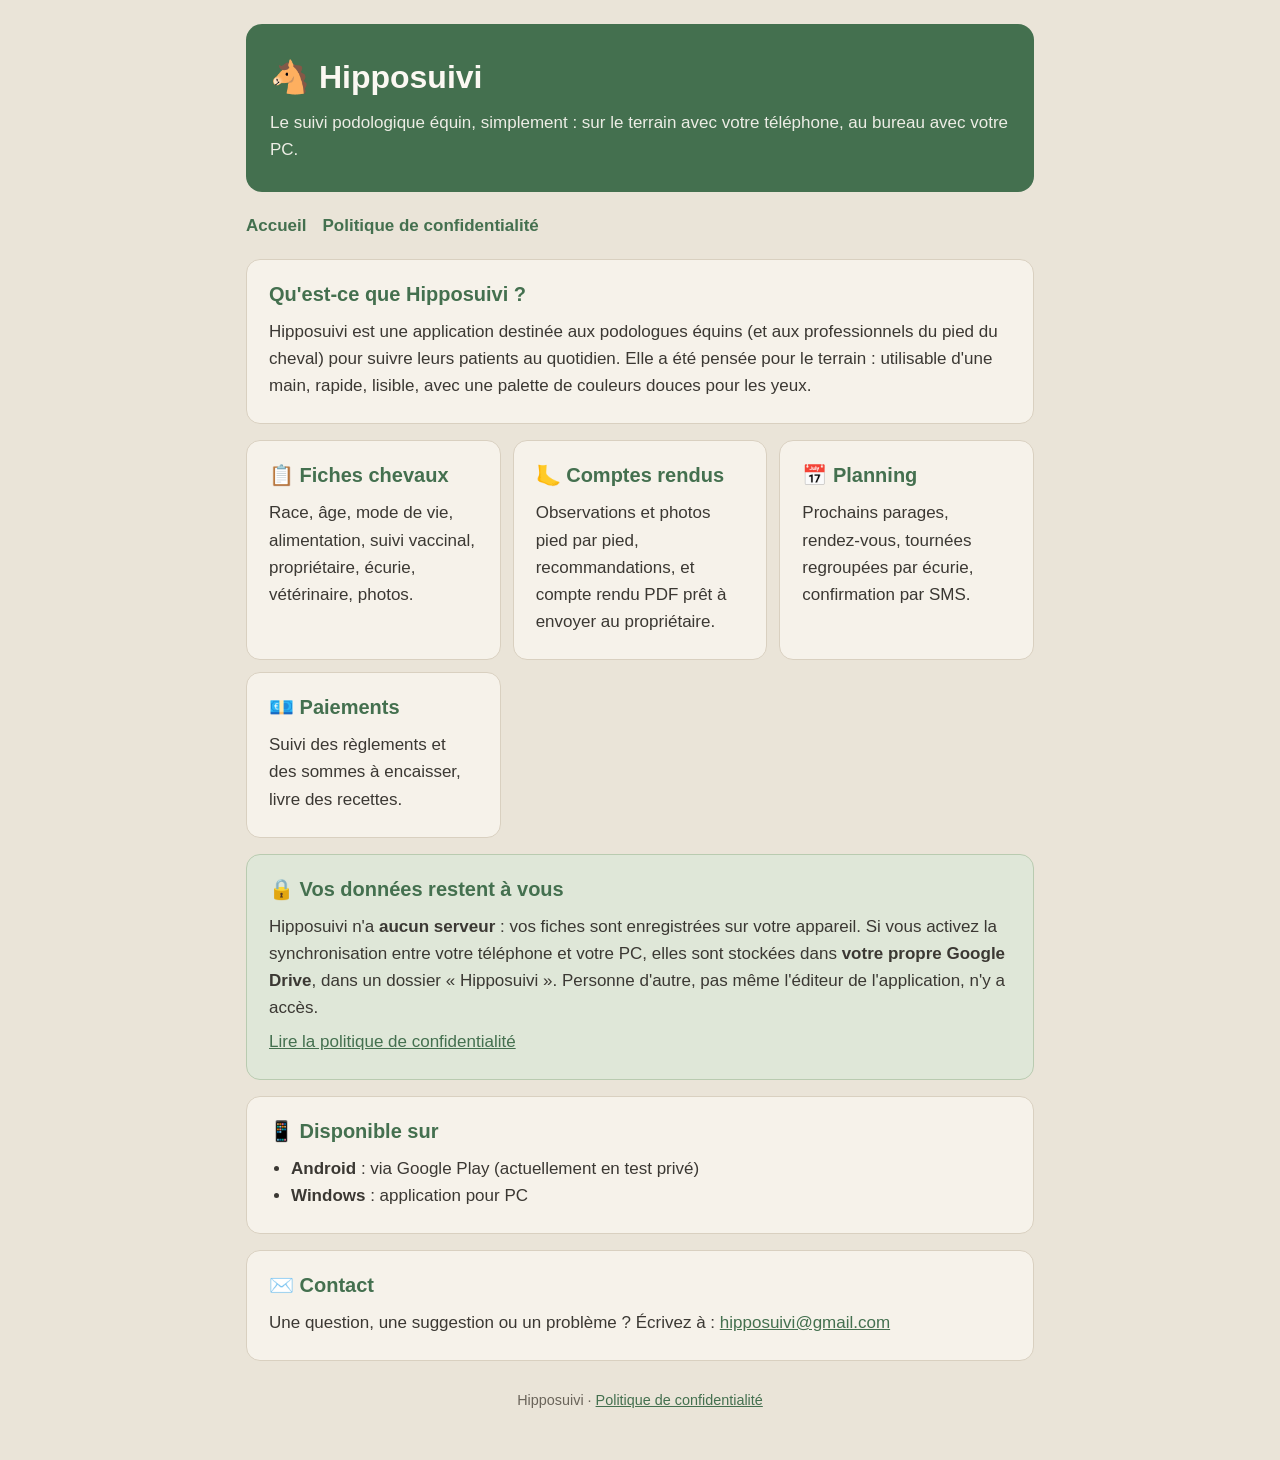
<file: index.html>
<!doctype html>
<html lang="fr">
<head>
  <meta charset="utf-8">
  <meta name="viewport" content="width=device-width, initial-scale=1">
  <title>Hipposuivi – suivi podologique équin</title>
  <meta name="description" content="Hipposuivi : l'application de suivi podologique équin pour Android et Windows. Fiches chevaux, comptes rendus avec photos, PDF, planning des tournées.">
  <link rel="stylesheet" href="style.css">
</head>
<body>
<div class="page">

  <header class="bandeau">
    <h1>🐴 Hipposuivi</h1>
    <p>Le suivi podologique équin, simplement : sur le terrain avec votre téléphone, au bureau avec votre PC.</p>
  </header>

  <nav>
    <a href="index.html">Accueil</a>
    <a href="confidentialite.html">Politique de confidentialité</a>
  </nav>

  <section class="carte">
    <h2>Qu'est-ce que Hipposuivi ?</h2>
    <p>Hipposuivi est une application destinée aux podologues équins (et aux professionnels du pied du cheval) pour suivre leurs patients au quotidien. Elle a été pensée pour le terrain : utilisable d'une main, rapide, lisible, avec une palette de couleurs douces pour les yeux.</p>
  </section>

  <div class="grille">
    <section class="carte">
      <h2>📋 Fiches chevaux</h2>
      <p>Race, âge, mode de vie, alimentation, suivi vaccinal, propriétaire, écurie, vétérinaire, photos.</p>
    </section>
    <section class="carte">
      <h2>🦶 Comptes rendus</h2>
      <p>Observations et photos pied par pied, recommandations, et compte rendu PDF prêt à envoyer au propriétaire.</p>
    </section>
    <section class="carte">
      <h2>📅 Planning</h2>
      <p>Prochains parages, rendez-vous, tournées regroupées par écurie, confirmation par SMS.</p>
    </section>
    <section class="carte">
      <h2>💶 Paiements</h2>
      <p>Suivi des règlements et des sommes à encaisser, livre des recettes.</p>
    </section>
  </div>

  <section class="carte important" style="margin-top:16px">
    <h2>🔒 Vos données restent à vous</h2>
    <p>Hipposuivi n'a <strong>aucun serveur</strong> : vos fiches sont enregistrées sur votre appareil. Si vous activez la synchronisation entre votre téléphone et votre PC, elles sont stockées dans <strong>votre propre Google Drive</strong>, dans un dossier « Hipposuivi ». Personne d'autre, pas même l'éditeur de l'application, n'y a accès.</p>
    <p><a href="confidentialite.html">Lire la politique de confidentialité</a></p>
  </section>

  <section class="carte">
    <h2>📱 Disponible sur</h2>
    <ul>
      <li><strong>Android</strong> : via Google Play (actuellement en test privé)</li>
      <li><strong>Windows</strong> : application pour PC</li>
    </ul>
  </section>

  <section class="carte">
    <h2>✉️ Contact</h2>
    <p>Une question, une suggestion ou un problème ? Écrivez à : <a href="mailto:hipposuivi@gmail.com">hipposuivi@gmail.com</a></p>
  </section>

  <footer>
    Hipposuivi · <a href="confidentialite.html">Politique de confidentialité</a>
  </footer>

</div>
</body>
</html>
</file>
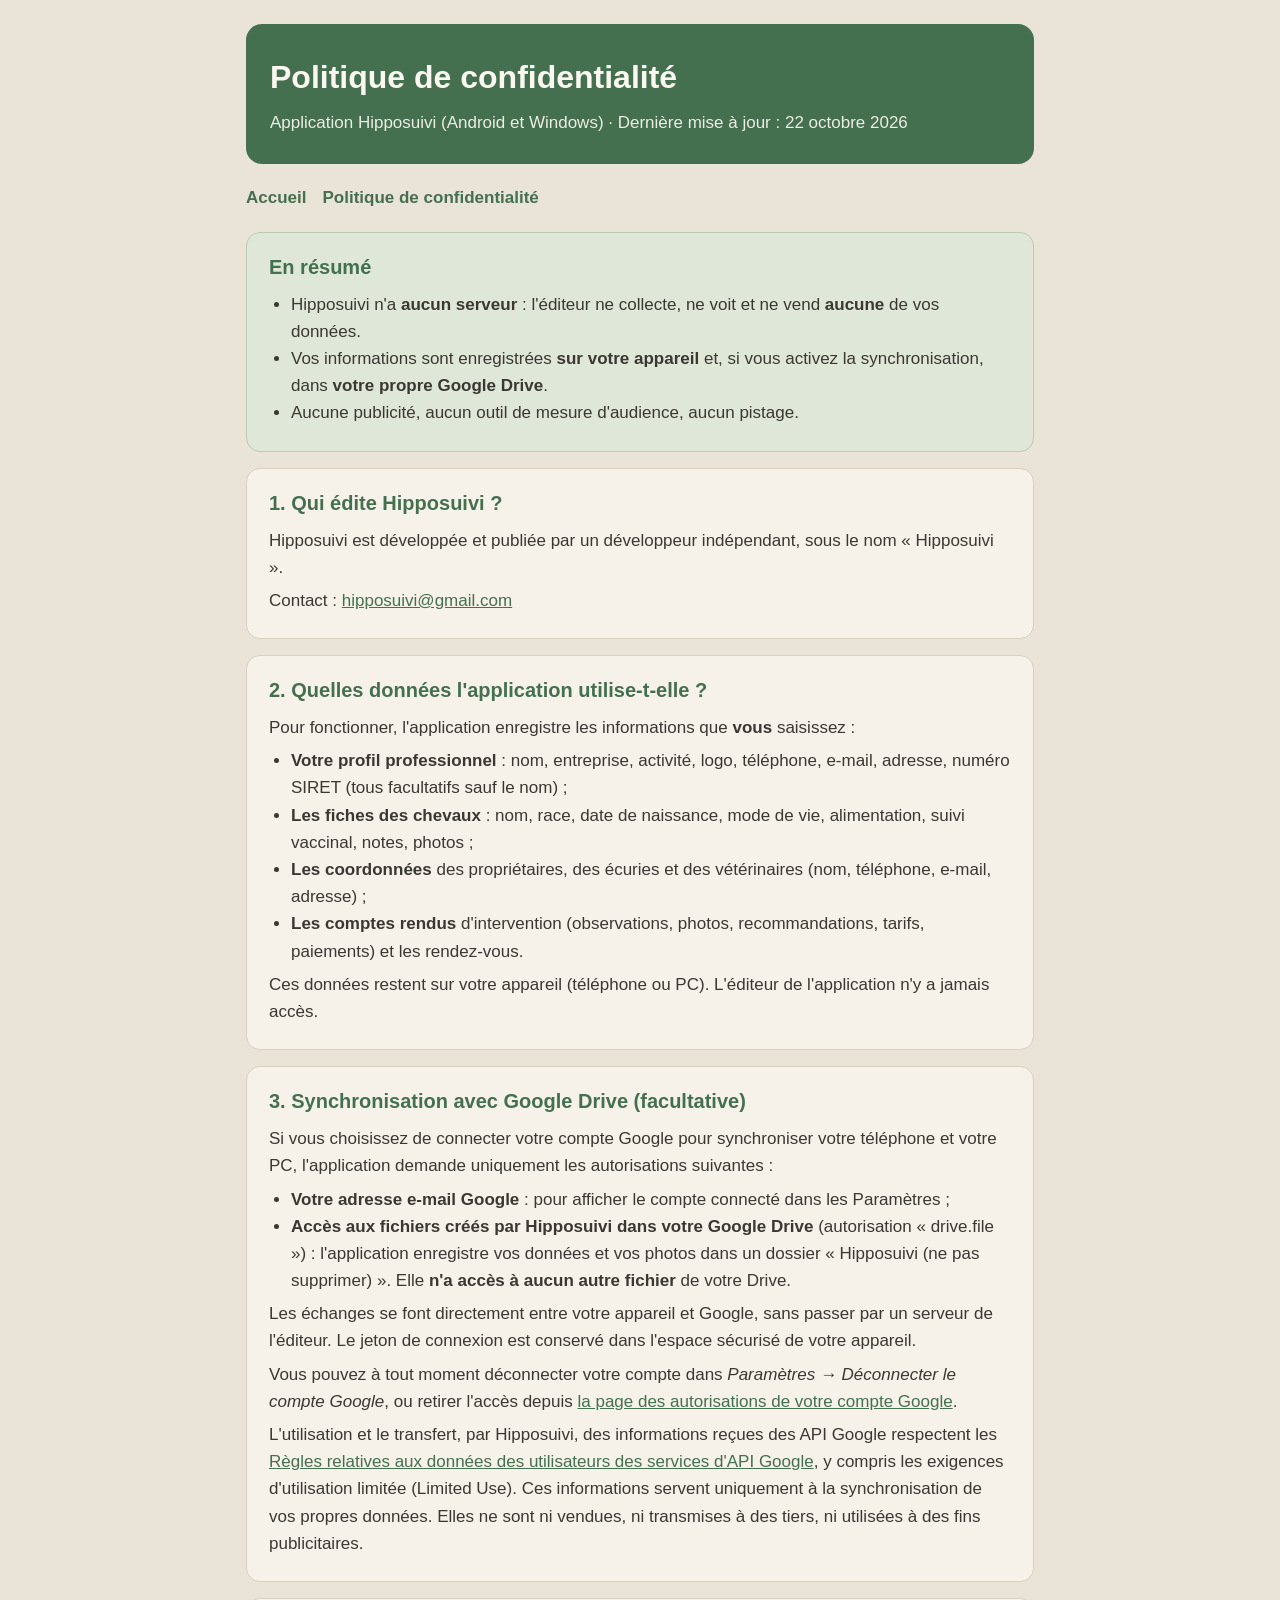
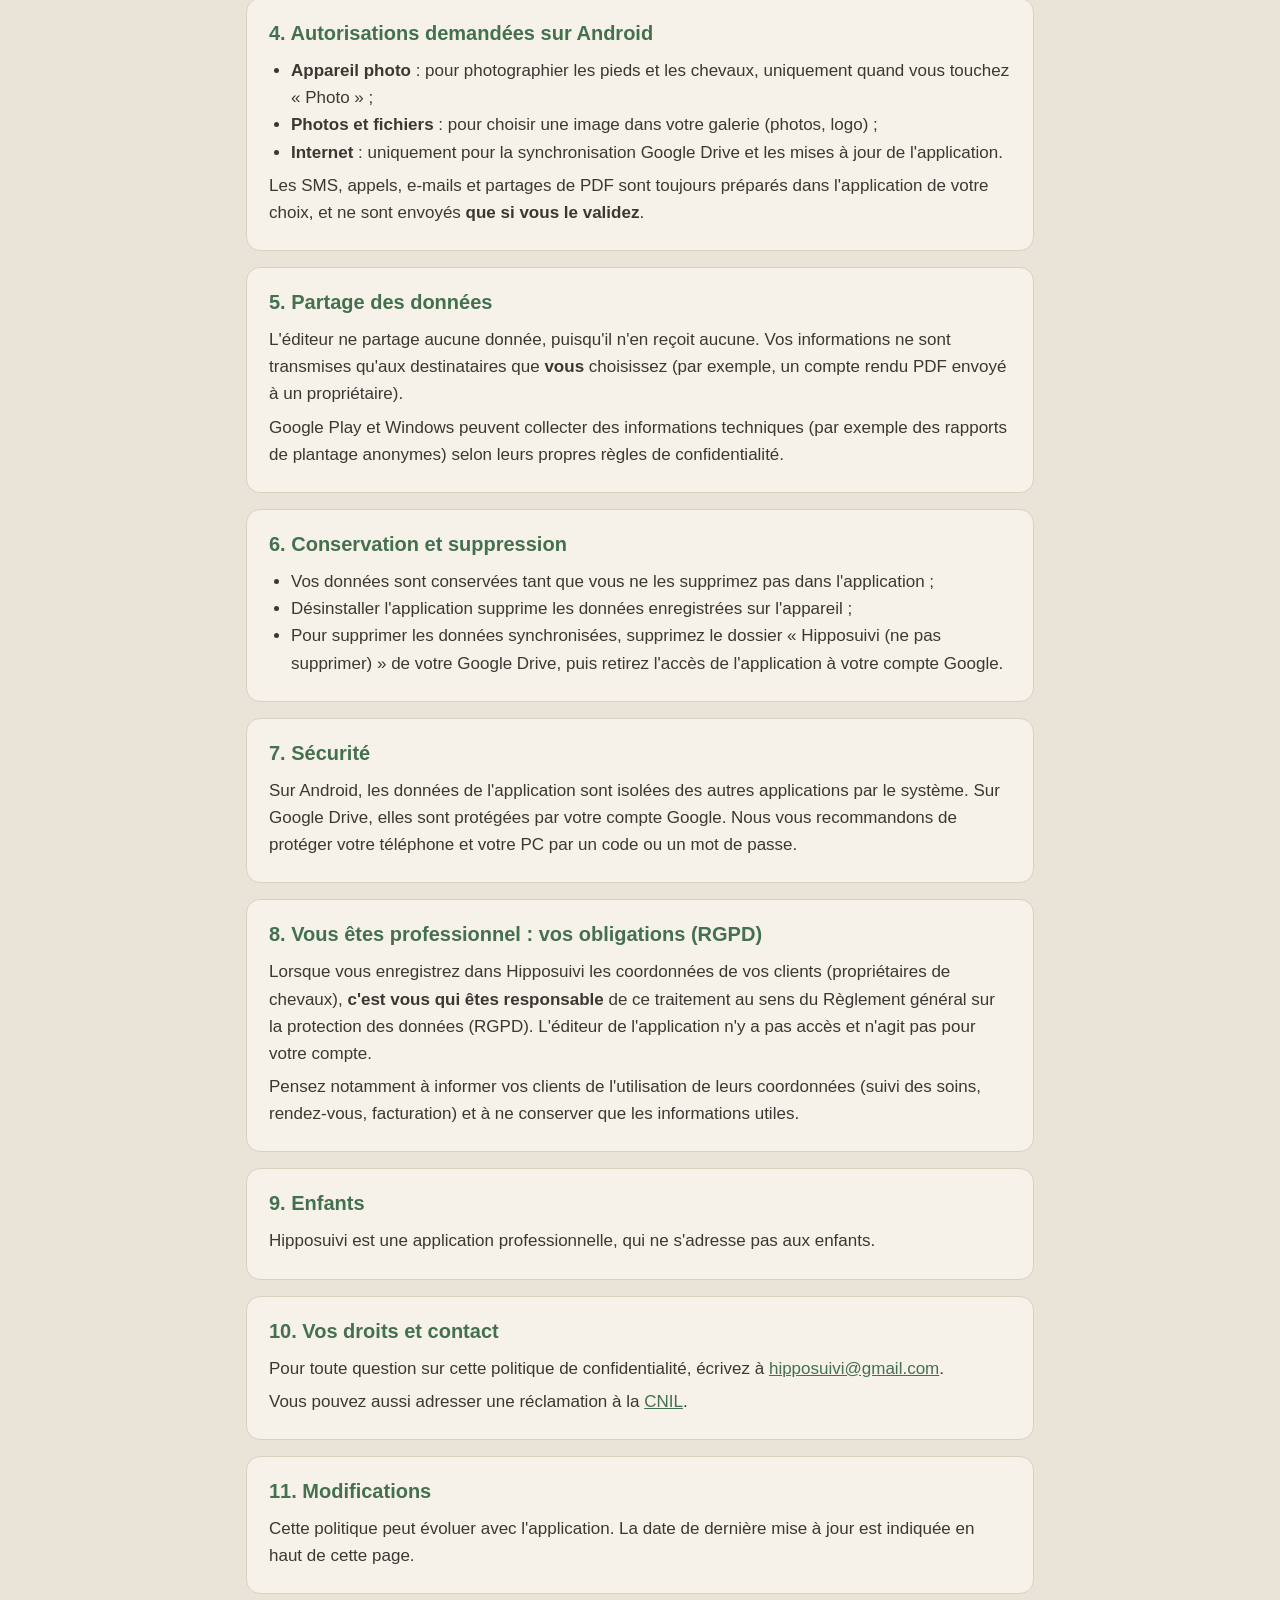
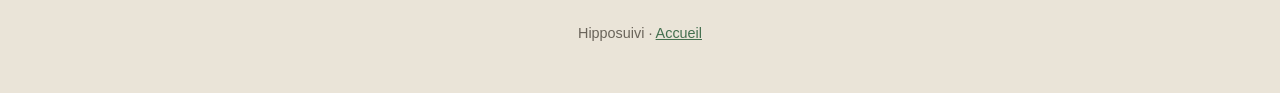
<file: confidentialite.html>
<!doctype html>
<html lang="fr">
<head>
  <meta charset="utf-8">
  <meta name="viewport" content="width=device-width, initial-scale=1">
  <title>Hipposuivi – Politique de confidentialité</title>
  <meta name="description" content="Politique de confidentialité de l'application Hipposuivi (Android et Windows).">
  <link rel="stylesheet" href="style.css">
</head>
<body>
<div class="page">

  <header class="bandeau">
    <h1>Politique de confidentialité</h1>
    <p>Application Hipposuivi (Android et Windows) · Dernière mise à jour : 22 octobre 2026</p>
  </header>

  <nav>
    <a href="index.html">Accueil</a>
    <a href="confidentialite.html">Politique de confidentialité</a>
  </nav>

  <section class="carte important">
    <h2>En résumé</h2>
    <ul>
      <li>Hipposuivi n'a <strong>aucun serveur</strong> : l'éditeur ne collecte, ne voit et ne vend <strong>aucune</strong> de vos données.</li>
      <li>Vos informations sont enregistrées <strong>sur votre appareil</strong> et, si vous activez la synchronisation, dans <strong>votre propre Google Drive</strong>.</li>
      <li>Aucune publicité, aucun outil de mesure d'audience, aucun pistage.</li>
    </ul>
  </section>

  <section class="carte">
    <h2>1. Qui édite Hipposuivi ?</h2>
    <p>Hipposuivi est développée et publiée par un développeur indépendant, sous le nom « Hipposuivi ».</p>
    <p>Contact : <a href="mailto:hipposuivi@gmail.com">hipposuivi@gmail.com</a></p>
  </section>

  <section class="carte">
    <h2>2. Quelles données l'application utilise-t-elle ?</h2>
    <p>Pour fonctionner, l'application enregistre les informations que <strong>vous</strong> saisissez :</p>
    <ul>
      <li><strong>Votre profil professionnel</strong> : nom, entreprise, activité, logo, téléphone, e-mail, adresse, numéro SIRET (tous facultatifs sauf le nom) ;</li>
      <li><strong>Les fiches des chevaux</strong> : nom, race, date de naissance, mode de vie, alimentation, suivi vaccinal, notes, photos ;</li>
      <li><strong>Les coordonnées</strong> des propriétaires, des écuries et des vétérinaires (nom, téléphone, e-mail, adresse) ;</li>
      <li><strong>Les comptes rendus</strong> d'intervention (observations, photos, recommandations, tarifs, paiements) et les rendez-vous.</li>
    </ul>
    <p>Ces données restent sur votre appareil (téléphone ou PC). L'éditeur de l'application n'y a jamais accès.</p>
  </section>

  <section class="carte">
    <h2>3. Synchronisation avec Google Drive (facultative)</h2>
    <p>Si vous choisissez de connecter votre compte Google pour synchroniser votre téléphone et votre PC, l'application demande uniquement les autorisations suivantes :</p>
    <ul>
      <li><strong>Votre adresse e-mail Google</strong> : pour afficher le compte connecté dans les Paramètres ;</li>
      <li><strong>Accès aux fichiers créés par Hipposuivi dans votre Google Drive</strong> (autorisation « drive.file ») : l'application enregistre vos données et vos photos dans un dossier « Hipposuivi (ne pas supprimer) ». Elle <strong>n'a accès à aucun autre fichier</strong> de votre Drive.</li>
    </ul>
    <p>Les échanges se font directement entre votre appareil et Google, sans passer par un serveur de l'éditeur. Le jeton de connexion est conservé dans l'espace sécurisé de votre appareil.</p>
    <p>Vous pouvez à tout moment déconnecter votre compte dans <em>Paramètres → Déconnecter le compte Google</em>, ou retirer l'accès depuis <a href="https://myaccount.google.com/permissions">la page des autorisations de votre compte Google</a>.</p>
    <p>L'utilisation et le transfert, par Hipposuivi, des informations reçues des API Google respectent les <a href="https://developers.google.com/terms/api-services-user-data-policy">Règles relatives aux données des utilisateurs des services d'API Google</a>, y compris les exigences d'utilisation limitée (Limited Use). Ces informations servent uniquement à la synchronisation de vos propres données. Elles ne sont ni vendues, ni transmises à des tiers, ni utilisées à des fins publicitaires.</p>
  </section>

  <section class="carte">
    <h2>4. Autorisations demandées sur Android</h2>
    <ul>
      <li><strong>Appareil photo</strong> : pour photographier les pieds et les chevaux, uniquement quand vous touchez « Photo » ;</li>
      <li><strong>Photos et fichiers</strong> : pour choisir une image dans votre galerie (photos, logo) ;</li>
      <li><strong>Internet</strong> : uniquement pour la synchronisation Google Drive et les mises à jour de l'application.</li>
    </ul>
    <p>Les SMS, appels, e-mails et partages de PDF sont toujours préparés dans l'application de votre choix, et ne sont envoyés <strong>que si vous le validez</strong>.</p>
  </section>

  <section class="carte">
    <h2>5. Partage des données</h2>
    <p>L'éditeur ne partage aucune donnée, puisqu'il n'en reçoit aucune. Vos informations ne sont transmises qu'aux destinataires que <strong>vous</strong> choisissez (par exemple, un compte rendu PDF envoyé à un propriétaire).</p>
    <p>Google Play et Windows peuvent collecter des informations techniques (par exemple des rapports de plantage anonymes) selon leurs propres règles de confidentialité.</p>
  </section>

  <section class="carte">
    <h2>6. Conservation et suppression</h2>
    <ul>
      <li>Vos données sont conservées tant que vous ne les supprimez pas dans l'application ;</li>
      <li>Désinstaller l'application supprime les données enregistrées sur l'appareil ;</li>
      <li>Pour supprimer les données synchronisées, supprimez le dossier « Hipposuivi (ne pas supprimer) » de votre Google Drive, puis retirez l'accès de l'application à votre compte Google.</li>
    </ul>
  </section>

  <section class="carte">
    <h2>7. Sécurité</h2>
    <p>Sur Android, les données de l'application sont isolées des autres applications par le système. Sur Google Drive, elles sont protégées par votre compte Google. Nous vous recommandons de protéger votre téléphone et votre PC par un code ou un mot de passe.</p>
  </section>

  <section class="carte">
    <h2>8. Vous êtes professionnel : vos obligations (RGPD)</h2>
    <p>Lorsque vous enregistrez dans Hipposuivi les coordonnées de vos clients (propriétaires de chevaux), <strong>c'est vous qui êtes responsable</strong> de ce traitement au sens du Règlement général sur la protection des données (RGPD). L'éditeur de l'application n'y a pas accès et n'agit pas pour votre compte.</p>
    <p>Pensez notamment à informer vos clients de l'utilisation de leurs coordonnées (suivi des soins, rendez-vous, facturation) et à ne conserver que les informations utiles.</p>
  </section>

  <section class="carte">
    <h2>9. Enfants</h2>
    <p>Hipposuivi est une application professionnelle, qui ne s'adresse pas aux enfants.</p>
  </section>

  <section class="carte">
    <h2>10. Vos droits et contact</h2>
    <p>Pour toute question sur cette politique de confidentialité, écrivez à <a href="mailto:hipposuivi@gmail.com">hipposuivi@gmail.com</a>.</p>
    <p>Vous pouvez aussi adresser une réclamation à la <a href="https://www.cnil.fr">CNIL</a>.</p>
  </section>

  <section class="carte">
    <h2>11. Modifications</h2>
    <p>Cette politique peut évoluer avec l'application. La date de dernière mise à jour est indiquée en haut de cette page.</p>
  </section>

  <footer>
    Hipposuivi · <a href="index.html">Accueil</a>
  </footer>

</div>
</body>
</html>
</file>
<file: style.css>
/* Hipposuivi – palette douce (mêmes tons que l'application) */
:root {
  --fond: #EAE4D8;
  --carte: #F6F2EA;
  --vert: #44704F;
  --vert-doux: #DFE7D8;
  --texte: #3B3833;
  --texte-2: #6A645A;
  --bord: #D9D0C0;
}

* { box-sizing: border-box; }

body {
  margin: 0;
  background: var(--fond);
  color: var(--texte);
  font-family: "Segoe UI", Roboto, Arial, sans-serif;
  font-size: 17px;
  line-height: 1.6;
}

.page { max-width: 820px; margin: 0 auto; padding: 24px 16px 48px; }

header.bandeau {
  background: var(--vert);
  color: #FBF8F2;
  border-radius: 16px;
  padding: 28px 24px;
  margin-bottom: 20px;
}
header.bandeau h1 { margin: 0 0 6px; font-size: 2rem; }
header.bandeau p { margin: 0; opacity: .92; }

nav { margin: 0 0 20px; display: flex; gap: 16px; flex-wrap: wrap; }
nav a { color: var(--vert); font-weight: 600; text-decoration: none; }
nav a:hover { text-decoration: underline; }

.carte {
  background: var(--carte);
  border: 1px solid var(--bord);
  border-radius: 14px;
  padding: 18px 22px;
  margin-bottom: 16px;
}
.carte h2 { margin: 0 0 8px; color: var(--vert); font-size: 1.25rem; }
.carte h3 { margin: 14px 0 4px; font-size: 1.05rem; }
.carte p, .carte ul { margin: 6px 0; }
.carte ul { padding-left: 22px; }

.important { background: var(--vert-doux); border-color: #B9CBB0; }

.grille { display: grid; grid-template-columns: repeat(auto-fit, minmax(220px, 1fr)); gap: 12px; }
.grille .carte { margin: 0; }

a { color: var(--vert); }
.petit { color: var(--texte-2); font-size: .9rem; }

footer { margin-top: 28px; text-align: center; color: var(--texte-2); font-size: .9rem; }
</file>
